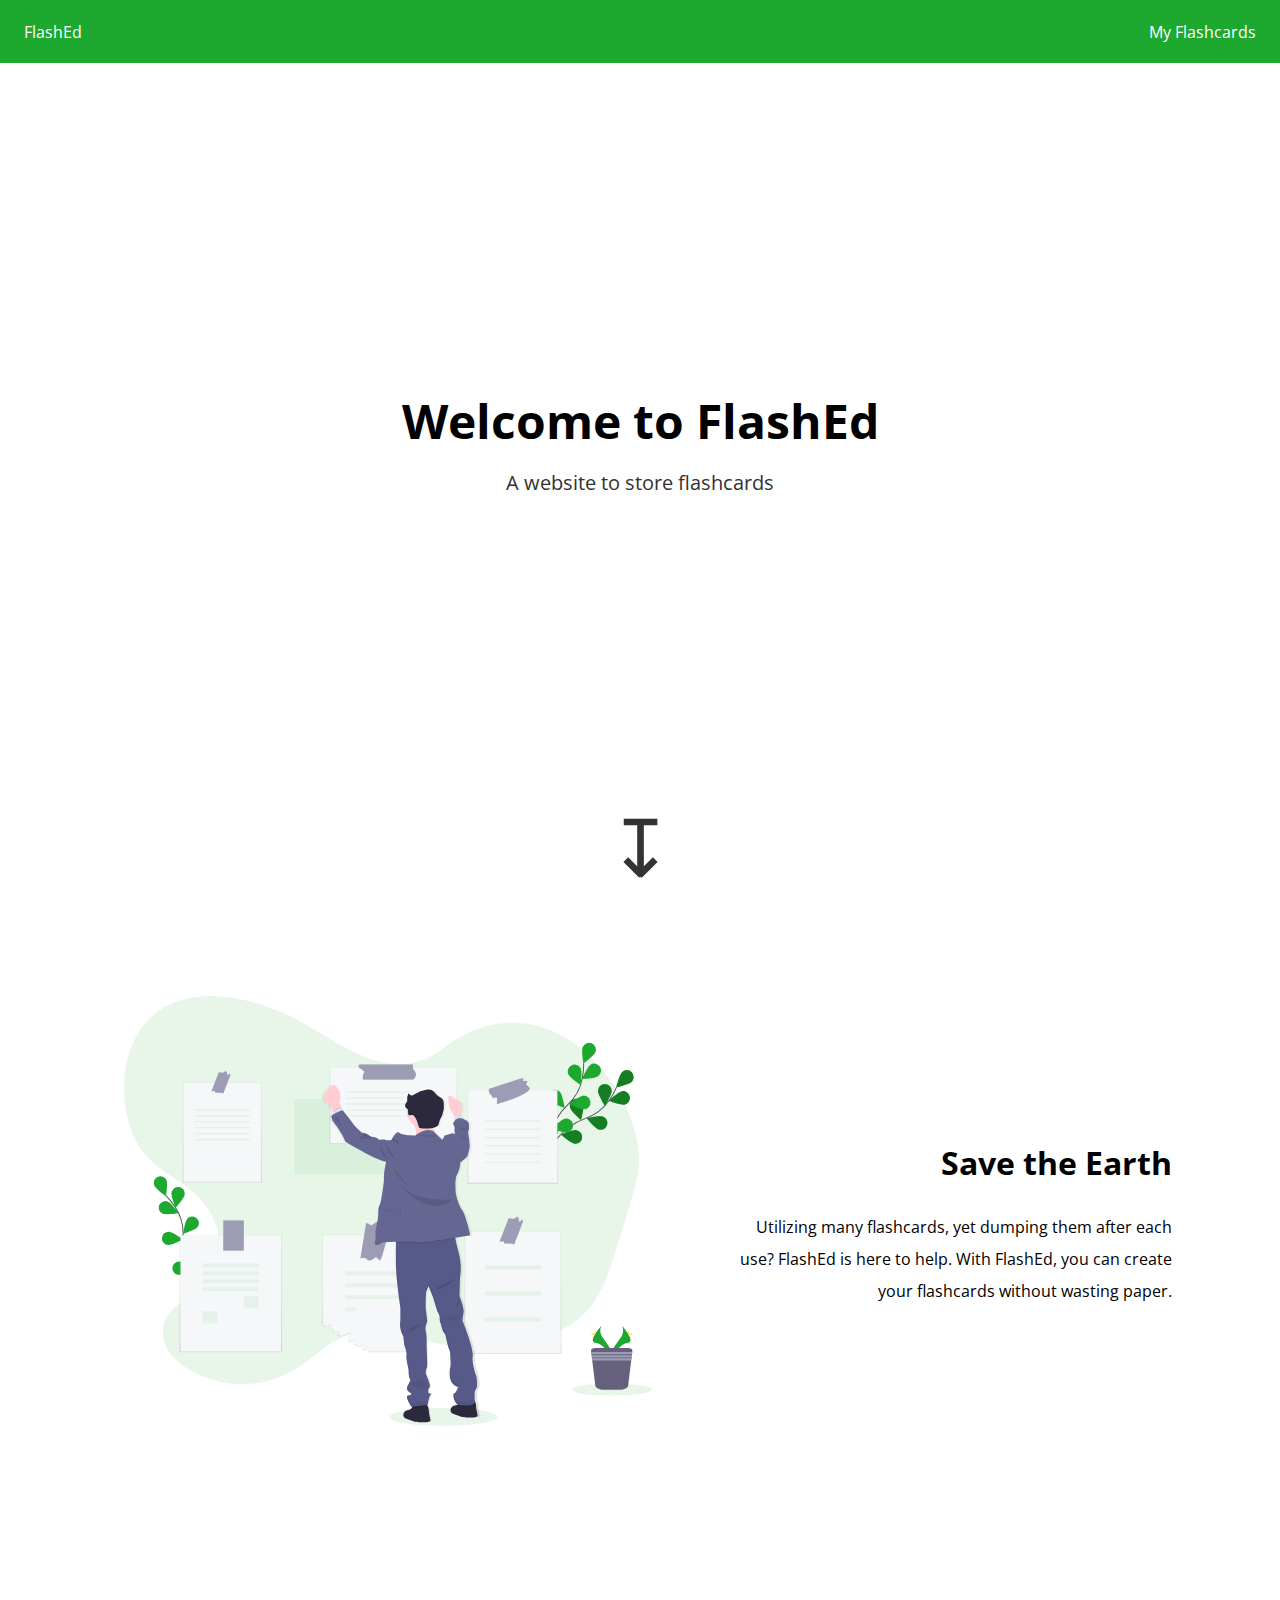
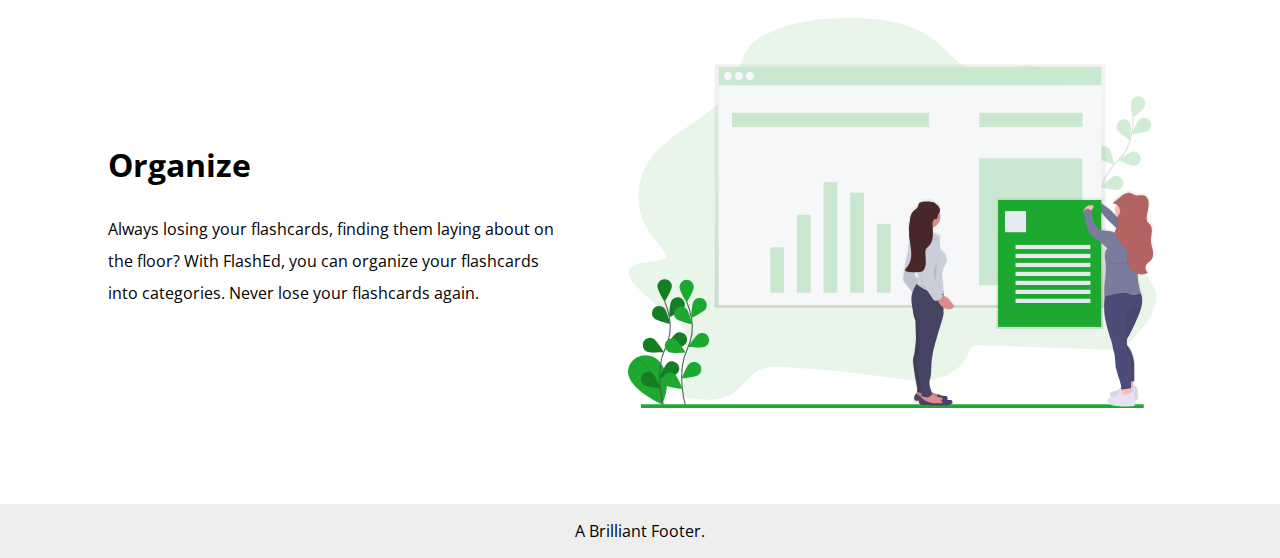
<file: index.html>
<!DOCTYPE html>
<html lang="en">
<head>
    <meta charset="UTF-8">
    <meta name="viewport" content="width=device-width, initial-scale=1.0">
    <link rel="stylesheet" href='css/style.css'>
    <link rel="stylesheet" href='css/index.css'>
    <link rel="icon" href="https://image.flaticon.com/icons/svg/2232/2232688.svg">
    <title>FlashEd</title>
</head>
<body>
    <!-- top navigation -->
    <nav class="navbar">
        <a href="index.html" class='home'>FlashEd</a>
        <a href="flashcards.html">My Flashcards</a>
    </nav>
    <section class="hero">
        <h1 class='title'>Welcome to FlashEd</h1>
        <p class="subtitle">A website to store flashcards</p>
    </section>
    <section class="pannel pannel1">
        <div class="box">
            <h1>Save the Earth</h1>
            <p>Utilizing many flashcards, yet dumping them after each use? FlashEd is here to help.
                With FlashEd, you can create your flashcards without wasting paper.
            </p>
        </div>
        <img src="img/notes.svg" alt="">
    </section>
    <section class="pannel pannel2">
        <div class="box">
            <h1>Organize</h1>
            <p>Always losing your flashcards, finding them laying about on the floor?
                With FlashEd, you can organize your flashcards into categories. Never lose your flashcards again.
            </p>
        </div>
        <img src="img/organize.svg" alt="">
    </section>
    <footer>
        A Brilliant Footer.
    </footer>
</body>
</html>
</file>
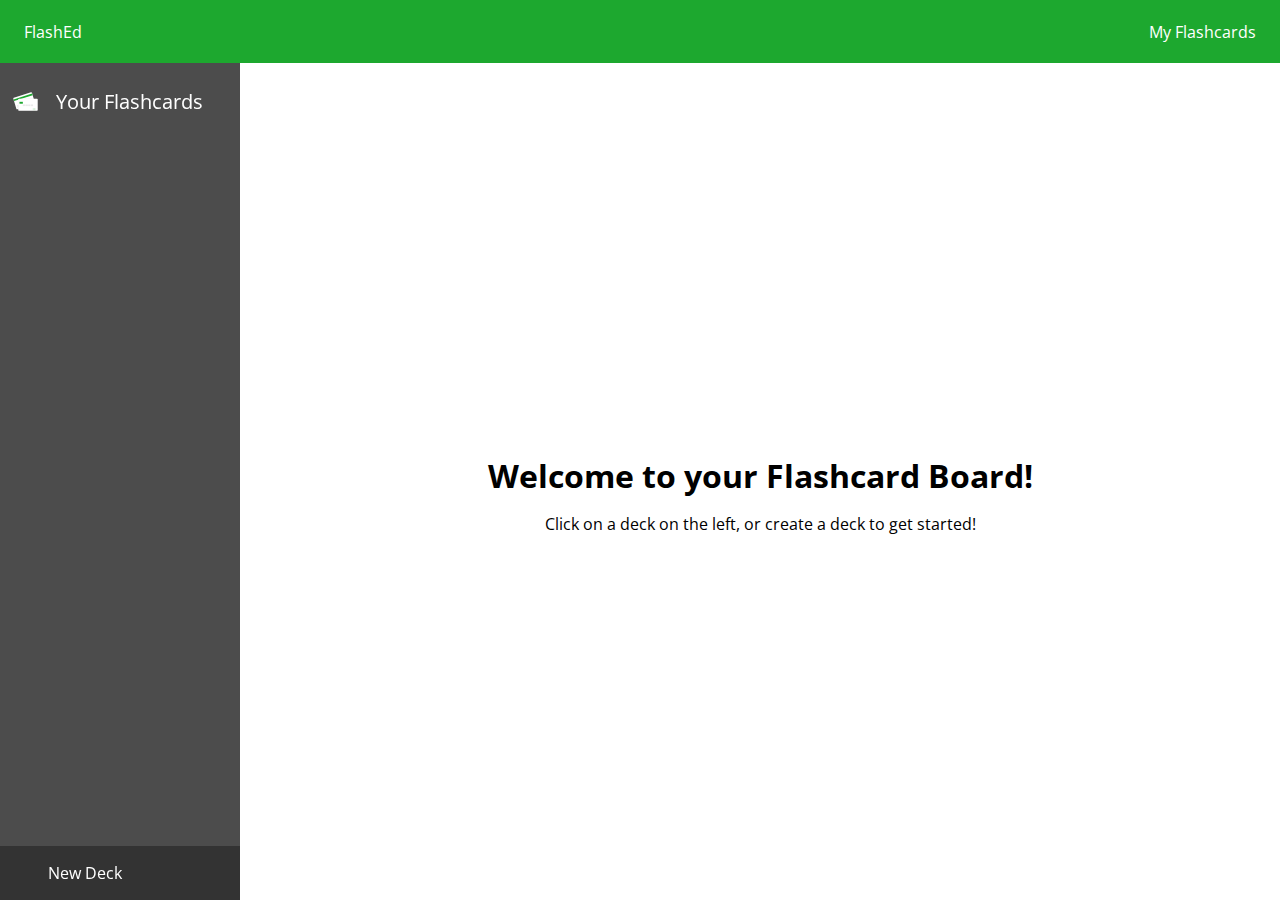
<file: flashcards.html>
<!DOCTYPE html>
<html lang="en">
<head>
    <meta charset="UTF-8">
    <meta name="viewport" content="width=device-width, initial-scale=1.0">
    <link rel="stylesheet" href="css/style.css">
    <link rel="stylesheet" href='css/flashcards.css'>
    <link rel="stylesheet" href="https://cdnjs.cloudflare.com/ajax/libs/font-awesome/5.14.0/css/all.min.css">
    <script src="js/app.js" defer></script>
    <link rel="icon" href="https://image.flaticon.com/icons/svg/2232/2232688.svg">
    <title>FlashEd</title>
</head>
<body>
    <!-- top navigation -->
    <nav class="navbar">
        <a href="index.html" class='home'>FlashEd</a>
        <a href="flashcards.html">My Flashcards</a>
    </nav>
    <!-- side navigation -->
    <nav class="sidebar">
        <div class="side-content" id='decks'>
            <h3 class="sidebar-head" id='flashcards-home-page'>
                Your Flashcards
            </h3>
        </div>
        <div class="new category" id='newDeck'>New Deck</div>
    </nav>
    <div class="burger">
        <div class="line line1"></div>
        <div class="line line2"></div>
        <div class="line line3"></div>
    </div>
    <!-- content -->
    <div class="content">
        <div class="new-deck hide">
            <h1 contenteditable='true' id='newDeckName'>New Deck</h1>
            <div class="new-cards" id='new-cards'>
                <div class="new-card">
                    <textarea type="text" class='new-front' placeholder='Front of Card'></textarea>
                    <textarea type="text" class='new-back' placeholder='Back of Card'></textarea>
                </div>
                <div class="new-card">
                    <textarea type="text" class='new-front' placeholder='Front of Card'></textarea>
                    <textarea type="text" class='new-back' placeholder='Back of Card'></textarea>
                </div>
                <div class="new-card">
                    <textarea type="text" class='new-front' placeholder='Front of Card'></textarea>
                    <textarea type="text" class='new-back' placeholder='Back of Card'></textarea>
                </div>
                <div class="controls" id='new-controls'>
                    <div class='new-control' id='more-cards'>
                        <p>Add More Cards</p>
                        <i class="fas fa-plus"></i>
                    </div>
                    <div class='new-control' id="complete">
                        <p>Finished</p>
                        <i class="fas fa-check"></i>
                    </div>
                </div>
            </div>
        </div>

        <div class="flashcards-home">
            <h1>Welcome to your Flashcard Board!</h1>
            <p>Click on a deck on the left, or create a deck to get started!</p>
        </div>

        <div class="flashcards hide" id='flashcards'>
            <h1 id='currentDeckName'>Deck Name</h1>
            <div class="slider-container">
                <div class="slider">
                    <div class="card-container" id='last-card'>
                        <div class="card">
                            <div class="front">Completed Set!</div>
                            <div class="back">Completed Set!</div>
                        </div>
                    </div>
                </div>
            </div>
            <div class="controls">
                <i class="fas fa-arrow-left" id='prev'></i>
                <i class="fas fa-arrow-right" id='next'></i>
            </div>
        </div>
        
    </div>
</body>
</html>
</file>
<file: css/style.css>
@import url('https://fonts.googleapis.com/css2?family=Open+Sans:ital,wght@0,300;0,400;0,700;1,400&display=swap');

:root{
    --navbar-height: 7vh;
    --green: #1DA82F;
}

*{
    margin: 0;
    padding: 0;
    box-sizing: border-box;
    font-family: 'Open Sans', 'Segoe UI', Tahoma, Geneva, Verdana, sans-serif;
}

a{
    padding: .5em;
    color: inherit;
    text-decoration: none;
}

img{
    max-width: 100%;
}

footer{
    background: #eee;
    padding: 1rem;
    text-align: center;
}

textarea{
    border: none;
    min-height: 100px;
    min-width: 200px;
    padding: 1em;
    outline: none;
    resize: none;
    background: #eee;
    border-radius: 2px;
}

i{
    color: #333;
    cursor: pointer;
    font-size: 1rem;
    padding: .5em;
    transition: color .3s ease;
}

i:active{
    transform: scale(.9);
}

/* =========================== nav styling =========================== */
.navbar{
    position: fixed;
    top: 0;
    right: 0;
    z-index: 5;
    
    width: 100%;
    height: var(--navbar-height);
    padding: 0 1rem;

    background: white;
    
    display: flex;
    justify-content: flex-end;
    align-items: center;
    background: var(--green);
    color: white;
}

.navbar .home{
    margin-right: auto;
}

/* ========================= media queries ========================= */
@media screen and (max-width: 600px){
    :root{
        font-size: 14px;
    }
}
</file>
<file: css/index.css>
.hero{
    height: 100vh;
    display: flex;
    flex-direction: column;
    justify-content: center;
    align-items: center;
    text-align: center;
}

.title{
    font-size: 3rem;
}

.subtitle{
    line-height: 3;
    font-size: 1.25rem;
    color: #333;
}

.hero::after{
    content: '↧';
    color: #333;
    font-size: 5rem;
    font-weight: lighter;
    position: absolute;
    bottom: 0;
    left: 50%;
    transform: translateX(-50%);
    cursor: pointer;
}

section{
    position: relative;
    padding: 5rem;
}

.pannel{
    display: flex;
}

.pannel:nth-child(odd){
    flex-direction: row-reverse;
    text-align: end;
}

.box{
    margin: auto;
    max-width: 40%;
    line-height: 2;
}

.box h1{
    line-height: 3;
    font-size: 2rem;
}

.pannel img{
    max-width: 50%;
    padding: 1rem;
    margin: auto;
}

@media screen and (max-width: 1000px){
    .pannel, .pannel:nth-child(odd){
        flex-direction: column;
        text-align: start;
    }
    .pannel img, .box{
        max-width: 100%;
    }
    /* push down image */
    .pannel .box{
        margin: 1rem 0;
    }
}

@media screen and (max-width: 600px){
    section{
        padding: 0;
        margin: 5rem 2rem;
    }
    /* hero shrink */
    .hero{
        height: 85vh;
    }
}
</file>
<file: css/flashcards.css>
h1{
    text-align: center;
    padding: .5em;
}

.hide{
    display: none;
}

.sidebar{
    background: rgba(0,0,0,.7);
    color: white;

    position: fixed;
    bottom: 0;
    left: 0;
    height: 100%;
    width: 15rem;
    /* navbar height */
    padding-top: 8vh;

    display: flex;
    flex-direction: column;
}

.side-content *{
    font-weight: normal;
    cursor: pointer;
    font-size: 1em;
    padding: .5rem 1rem;
    transition: color .2s ease;
}

.sidebar-head{
    color: #fff;
    background: url('../img/card.svg') 2.5% center / 25px no-repeat;
    text-indent: 2rem;
    margin: .5rem;
    font-size: 1.25rem;
}

.burger{
    position: fixed;
    top: 8vh;
    margin: .5rem;
    display: none;
    cursor: pointer;
}

.line{
    height: 2px;
    width: 30px;
    background: var(--green);
    margin: .5em;
}

.new{
    margin-top: auto;
    padding: 1rem;
    text-indent: 2em;
    cursor: pointer;
    transition: color .5s ease;
    background: url('https://image.flaticon.com/icons/svg/1828/1828819.svg') 5% center / 20px no-repeat, #333;
}

.new:hover{
    color: var(--green);
}

/* ================= Flashcards home styling ================= */
.flashcards-home{
    text-align: center;
    padding: 1rem;
}

/* ==================== Create deck form styling ==================== */
.new-deck{
    position: fixed;
    top: 8vh;
    height: 700px;
    padding-bottom: 5rem;
    width: calc(100% - 15rem);
    overflow: scroll;
    background: white;
    z-index: 5;

    text-align: center;
}

.new-deck h1{
    background: url('https://image.flaticon.com/icons/svg/565/565722.svg') 100% center / 20px no-repeat;
    padding: 0 2rem;
    width: 80%;
    margin: auto;
    outline: none;
}

.new-deck .controls{
    bottom: 0;
    text-align: center;
    display: flex;
    width: 100%;
}

.new-cards{
    display: grid;
    gap: 1rem;
    height: 50%;
    width: 100%;
    padding: 2.5rem;
}

.new-card{
    display: grid;
    gap: 1rem;
    grid-template-columns: 1fr 1fr;
}

.new-control{
    cursor: pointer;
    display: flex;
    align-items: center;
    transition: color .3s ease;
}

.new-control:hover, .new-control:hover i{
    color: var(--green);
}

/* ====================== content styling ====================== */
.content{
    /* margins for sidebar width, navbar height */
    margin-left: 15rem;
    margin-top: 8vh;
    height: calc(100vh - 8vh);
    width: calc(100vw - 15rem);

    display: flex;
    flex-direction: column;
    justify-content: center;
    align-items: center;

    --card-width: 700px;
    --card-height: 400px;
}
/* separate children */
.content > *{
    margin: 1.5rem 0;
}

/* slider styling */
.slider-container{
    width: var(--card-width);
    height: var(--card-height);

    overflow: hidden;
    margin: 2rem;
}

.slider{
    display: flex;
    transform: translateX(0%);
    transition: transform .5s ease-in-out;
}

/* card styling */
.card-container{
    flex: none;
    width: 100%;
    height: var(--card-height);
    cursor: pointer;
}

.card{
    width: 100%;
    height: 100%;
    position: relative;

    transform-style: preserve-3d;
    transition: transform .6s ease-in-out;
}

.front, .back{
    width: 100%;
    height: 100%;
    display: flex;
    justify-content: center;
    align-items: center;
    text-align: center;
    padding: 1rem;

    background: #fff;
    border: 1px solid black;
    position: absolute;
    backface-visibility: hidden;
}

.back{
    transform: rotateX(-180deg);
}

/* make flip onclick in js, but for now have hover */
.card-container.flip .card{
    transform: rotateX(180deg);
}

.controls{
    position: relative;
    display: flex;
    justify-content: center;
    align-items: center;
    width: var(--card-width);
    margin: auto;
}

.controls > *{
    padding: .5rem;
}

.fa-random{
    position: absolute;
    right: 0;
}

@media screen and (max-width: 1000px){
    /* flashcard smaller, sidebar smaller */
    .content{
        --card-height: 300px;
        --card-width: 500px;
        margin-left: 12.5rem;
        width: calc(100% - 12.5rem);
    }
    .sidebar{
        width: 12.5rem;
    }
    .sidebar h3{
        font-size: 1rem;
    }
}

@media screen and (max-width: 800px){
    .burger{
        display: block;
        z-index: 5;
    }
    .sidebar{
        height: 100vh;
        width: 50vw;
        background: #333;
        z-index: 5;
        transition: transform .5s ease-in-out;
        transform: translateX(-100%);
    }
    .sidebar.slideIn{
        transform: translateX(0%);
    }
    .sidebar.slideIn h3{
        background: none;
        text-indent: 3rem;
    }
    .content{
        width: 100%;
        margin-left: 0;
        --card-height: 250px;   
        --card-width: 350px;
    }
}

@media screen and (max-width: 400px){
    .content{
        --card-height: 200px;
        --card-width: 250px;
    }
}
</file>
